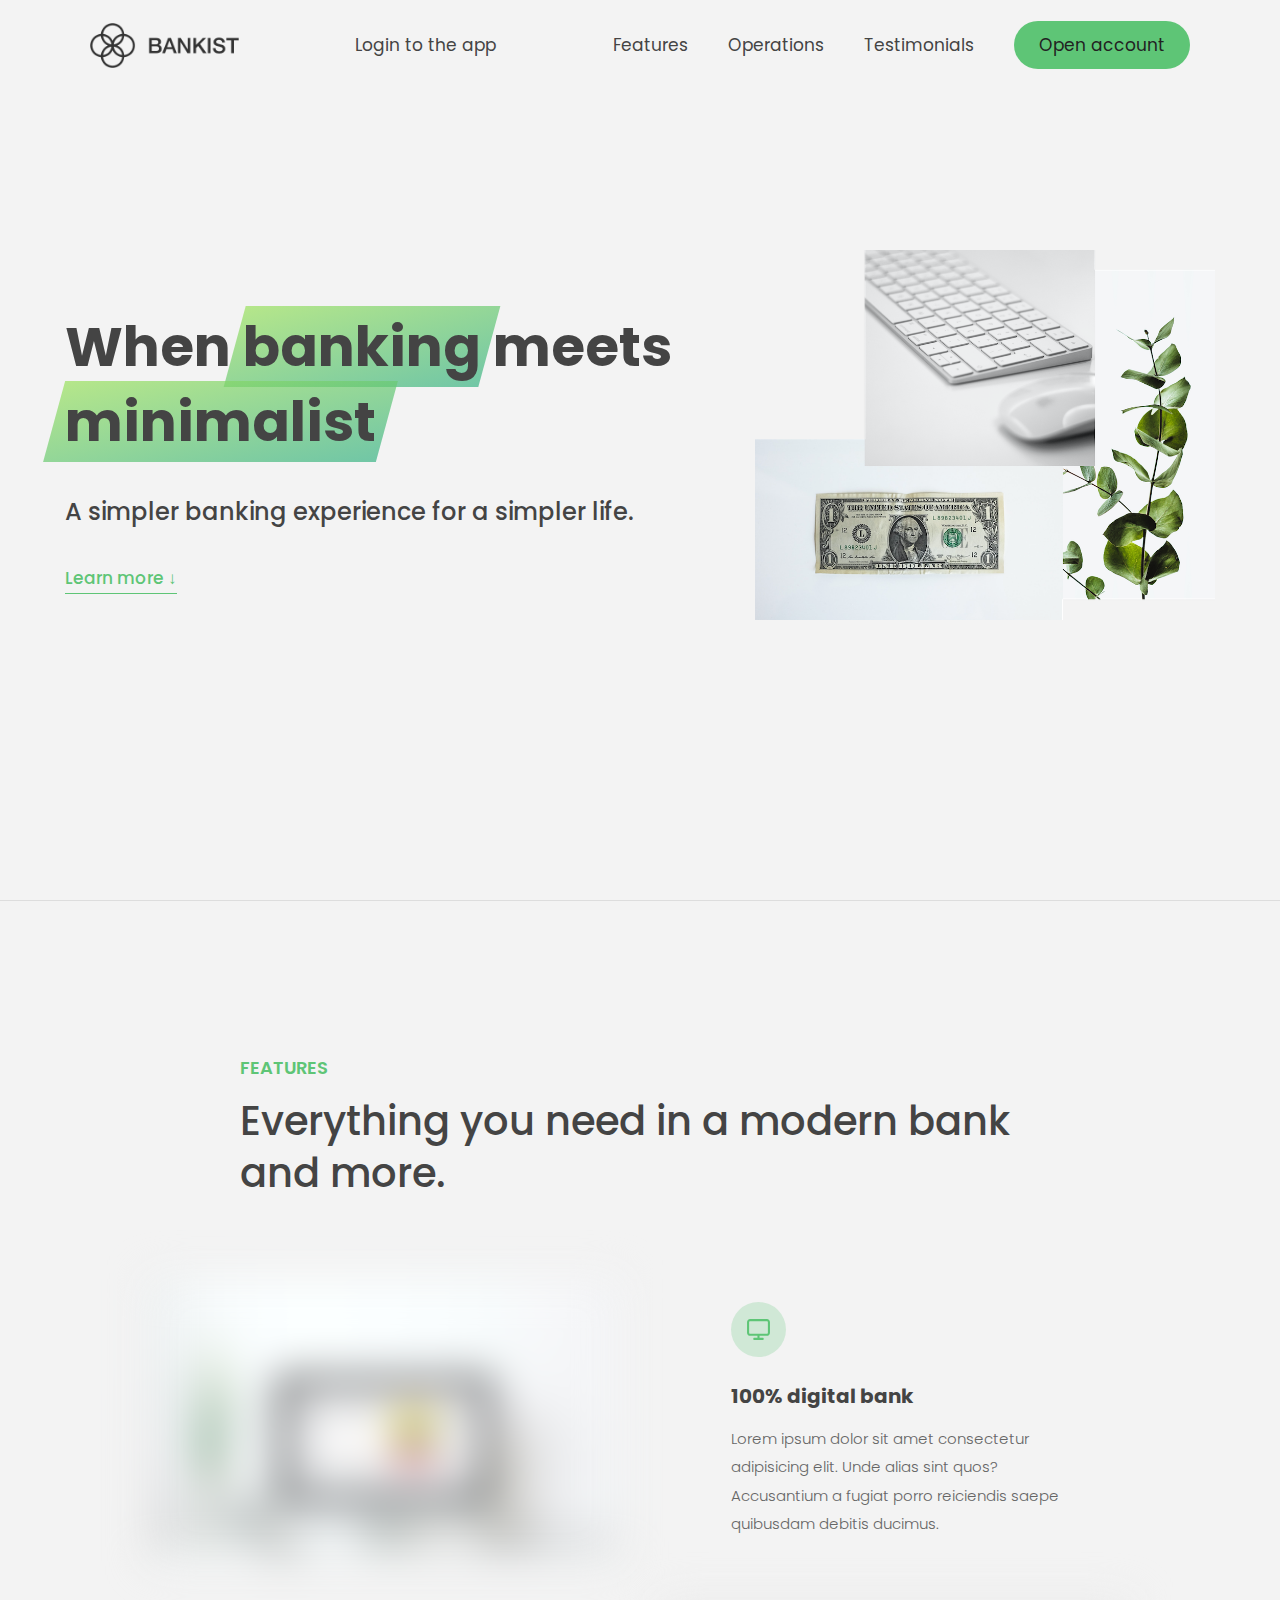
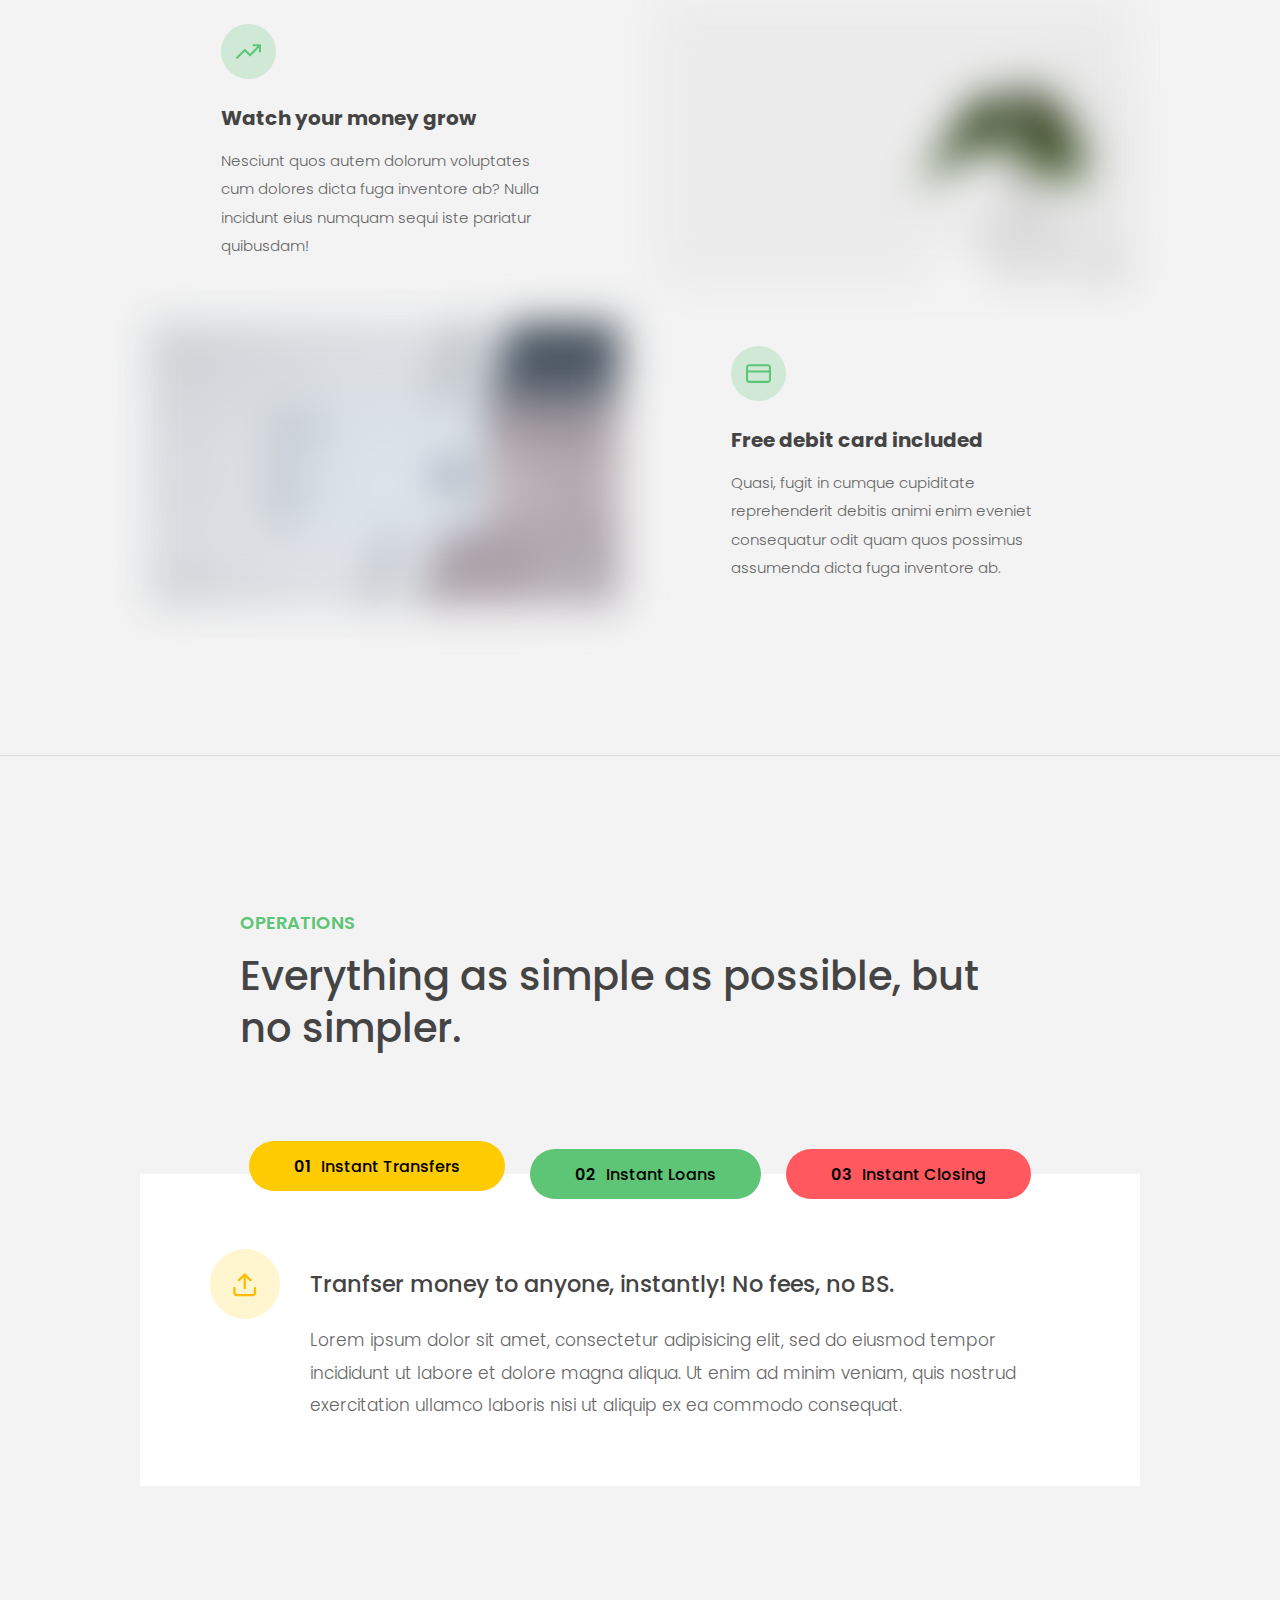
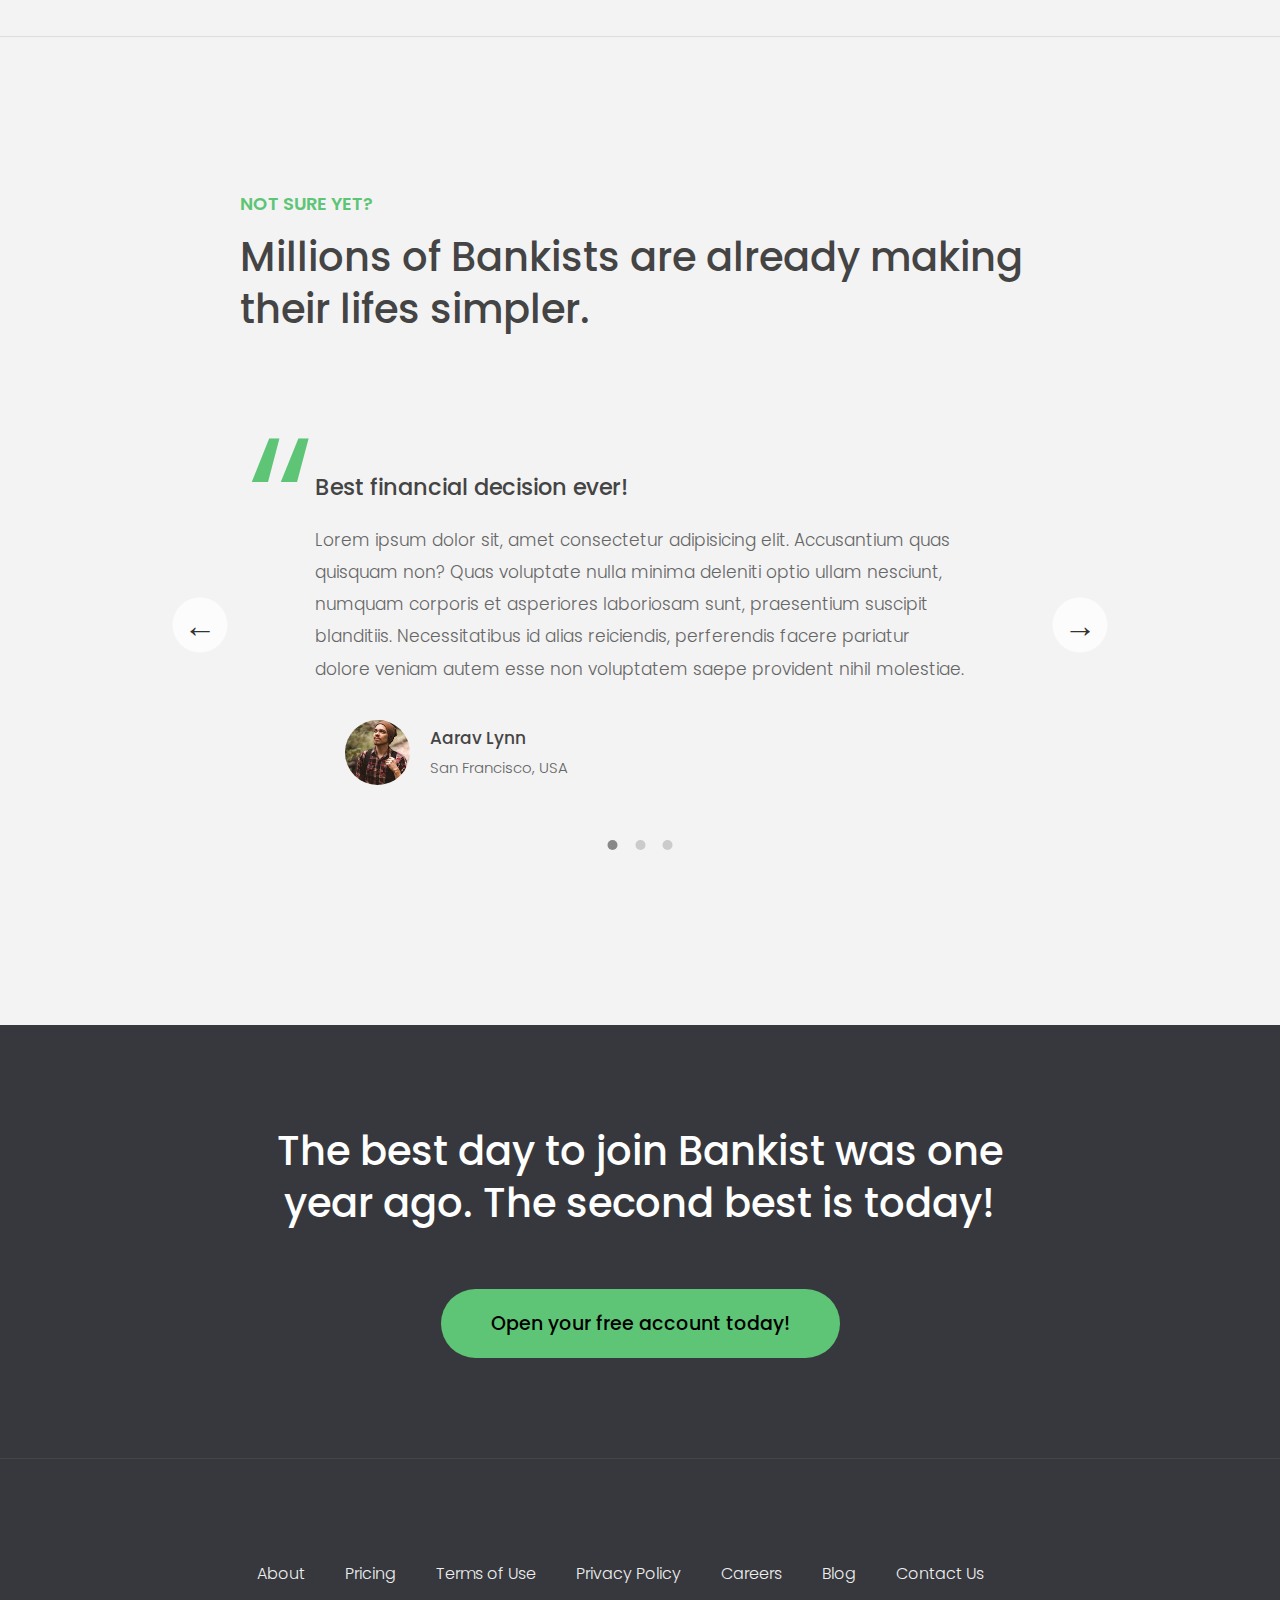
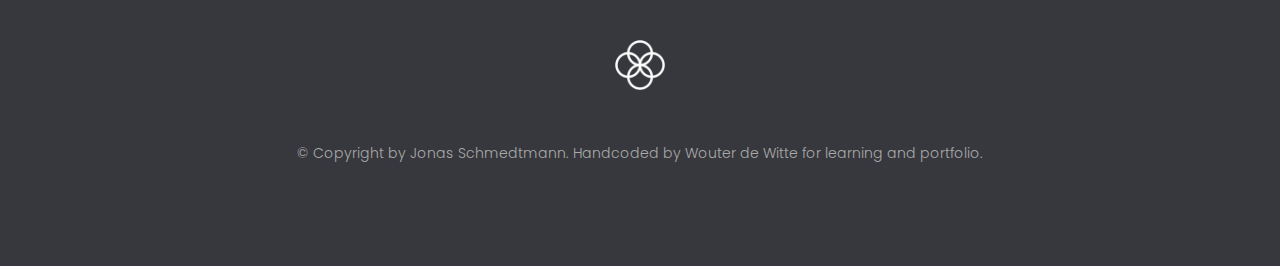
<file: index.html>
<!DOCTYPE html>
<html lang="en">
  <head>
    <meta charset="UTF-8" />
    <meta name="viewport" content="width=device-width, initial-scale=1.0" />
    <meta http-equiv="X-UA-Compatible" content="ie=edge" />
    <link rel="shortcut icon" type="image/png" href="img/icon.png" />

    <link
      href="https://fonts.googleapis.com/css?family=Poppins:300,400,500,600&display=swap"
      rel="stylesheet"
    />
    <link rel="stylesheet" href="style.css" />
    <title>Bankist | When Banking meets Minimalist</title>
    <script defer src="script.js"></script>
  </head>
  <body>
    <header class="header">
      <nav class="nav">
        <img
          src="img/logo.png"
          alt="Bankist logo"
          class="nav__logo"
          id="logo"
          designer="WdW"
          data-version-number="3"
        />
        <ul class="login__link">
          <li class="nav__item">
            <a
              class="nav__link"
              target="_blank"
              href="app/index.html"
              >Login to the app</a
            >
          </li>
        </ul>
        <ul class="nav__links">
          <li class="nav__item">
            <a class="nav__link" href="#section--1">Features</a>
          </li>
          <li class="nav__item">
            <a class="nav__link" href="#section--2">Operations</a>
          </li>
          <li class="nav__item">
            <a class="nav__link" href="#section--3">Testimonials</a>
          </li>
          <li class="nav__item">
            <a class="nav__link nav__link--btn btn--show-modal" href="#"
              >Open account</a
            >
          </li>
        </ul>
      </nav>

      <div class="header__title">
        <h1>
          When
          <!-- Green highlight effect -->
          <span class="highlight">banking</span>
          meets<br />
          <span class="highlight">minimalist</span>
        </h1>
        <h4>A simpler banking experience for a simpler life.</h4>
        <button class="btn--text btn--scroll-to">Learn more &DownArrow;</button>
        <img
          src="img/hero.png"
          class="header__img"
          alt="Minimalist bank items"
        />
      </div>
    </header>

    <section class="section" id="section--1">
      <div class="section__title">
        <h2 class="section__description">Features</h2>
        <h3 class="section__header">
          Everything you need in a modern bank and more.
        </h3>
      </div>

      <div class="features">
        <img
          src="img/digital-lazy.jpg"
          data-src="img/digital.jpg"
          alt="Computer"
          class="features__img lazy-img"
        />
        <div class="features__feature">
          <div class="features__icon">
            <svg>
              <use xlink:href="img/icons.svg#icon-monitor"></use>
            </svg>
          </div>
          <h5 class="features__header">100% digital bank</h5>
          <p>
            Lorem ipsum dolor sit amet consectetur adipisicing elit. Unde alias
            sint quos? Accusantium a fugiat porro reiciendis saepe quibusdam
            debitis ducimus.
          </p>
        </div>

        <div class="features__feature">
          <div class="features__icon">
            <svg>
              <use xlink:href="img/icons.svg#icon-trending-up"></use>
            </svg>
          </div>
          <h5 class="features__header">Watch your money grow</h5>
          <p>
            Nesciunt quos autem dolorum voluptates cum dolores dicta fuga
            inventore ab? Nulla incidunt eius numquam sequi iste pariatur
            quibusdam!
          </p>
        </div>
        <img
          src="img/grow-lazy.jpg"
          data-src="img/grow.jpg"
          alt="Plant"
          class="features__img lazy-img"
        />

        <img
          src="img/card-lazy.jpg"
          data-src="img/card.jpg"
          alt="Credit card"
          class="features__img lazy-img"
        />
        <div class="features__feature">
          <div class="features__icon">
            <svg>
              <use xlink:href="img/icons.svg#icon-credit-card"></use>
            </svg>
          </div>
          <h5 class="features__header">Free debit card included</h5>
          <p>
            Quasi, fugit in cumque cupiditate reprehenderit debitis animi enim
            eveniet consequatur odit quam quos possimus assumenda dicta fuga
            inventore ab.
          </p>
        </div>
      </div>
    </section>

    <section class="section" id="section--2">
      <div class="section__title">
        <h2 class="section__description">Operations</h2>
        <h3 class="section__header">
          Everything as simple as possible, but no simpler.
        </h3>
      </div>

      <div class="operations">
        <div class="operations__tab-container">
          <button
            class="btn operations__tab operations__tab--1 operations__tab--active"
            data-tab="1"
          >
            <span>01</span>Instant Transfers
          </button>
          <button class="btn operations__tab operations__tab--2" data-tab="2">
            <span>02</span>Instant Loans
          </button>
          <button class="btn operations__tab operations__tab--3" data-tab="3">
            <span>03</span>Instant Closing
          </button>
        </div>
        <div
          class="operations__content operations__content--1 operations__content--active"
        >
          <div class="operations__icon operations__icon--1">
            <svg>
              <use xlink:href="img/icons.svg#icon-upload"></use>
            </svg>
          </div>
          <h5 class="operations__header">
            Tranfser money to anyone, instantly! No fees, no BS.
          </h5>
          <p>
            Lorem ipsum dolor sit amet, consectetur adipisicing elit, sed do
            eiusmod tempor incididunt ut labore et dolore magna aliqua. Ut enim
            ad minim veniam, quis nostrud exercitation ullamco laboris nisi ut
            aliquip ex ea commodo consequat.
          </p>
        </div>

        <div class="operations__content operations__content--2">
          <div class="operations__icon operations__icon--2">
            <svg>
              <use xlink:href="img/icons.svg#icon-home"></use>
            </svg>
          </div>
          <h5 class="operations__header">
            Buy a home or make your dreams come true, with instant loans.
          </h5>
          <p>
            Duis aute irure dolor in reprehenderit in voluptate velit esse
            cillum dolore eu fugiat nulla pariatur. Excepteur sint occaecat
            cupidatat non proident, sunt in culpa qui officia deserunt mollit
            anim id est laborum.
          </p>
        </div>
        <div class="operations__content operations__content--3">
          <div class="operations__icon operations__icon--3">
            <svg>
              <use xlink:href="img/icons.svg#icon-user-x"></use>
            </svg>
          </div>
          <h5 class="operations__header">
            No longer need your account? No problem! Close it instantly.
          </h5>
          <p>
            Excepteur sint occaecat cupidatat non proident, sunt in culpa qui
            officia deserunt mollit anim id est laborum. Ut enim ad minim
            veniam, quis nostrud exercitation ullamco laboris nisi ut aliquip ex
            ea commodo consequat.
          </p>
        </div>
      </div>
    </section>

    <section class="section" id="section--3">
      <div class="section__title section__title--testimonials">
        <h2 class="section__description">Not sure yet?</h2>
        <h3 class="section__header">
          Millions of Bankists are already making their lifes simpler.
        </h3>
      </div>

      <div class="slider">
        <div class="slide slide--1">
          <div class="testimonial">
            <h5 class="testimonial__header">Best financial decision ever!</h5>
            <blockquote class="testimonial__text">
              Lorem ipsum dolor sit, amet consectetur adipisicing elit.
              Accusantium quas quisquam non? Quas voluptate nulla minima
              deleniti optio ullam nesciunt, numquam corporis et asperiores
              laboriosam sunt, praesentium suscipit blanditiis. Necessitatibus
              id alias reiciendis, perferendis facere pariatur dolore veniam
              autem esse non voluptatem saepe provident nihil molestiae.
            </blockquote>
            <address class="testimonial__author">
              <img src="img/user-1.jpg" alt="" class="testimonial__photo" />
              <h6 class="testimonial__name">Aarav Lynn</h6>
              <p class="testimonial__location">San Francisco, USA</p>
            </address>
          </div>
        </div>

        <div class="slide slide--2">
          <div class="testimonial">
            <h5 class="testimonial__header">
              The last step to becoming a complete minimalist
            </h5>
            <blockquote class="testimonial__text">
              Quisquam itaque deserunt ullam, quia ea repellendus provident,
              ducimus neque ipsam modi voluptatibus doloremque, corrupti
              laborum. Incidunt numquam perferendis veritatis neque repellendus.
              Lorem, ipsum dolor sit amet consectetur adipisicing elit. Illo
              deserunt exercitationem deleniti.
            </blockquote>
            <address class="testimonial__author">
              <img src="img/user-2.jpg" alt="" class="testimonial__photo" />
              <h6 class="testimonial__name">Miyah Miles</h6>
              <p class="testimonial__location">London, UK</p>
            </address>
          </div>
        </div>

        <div class="slide slide--3">
          <div class="testimonial">
            <h5 class="testimonial__header">
              Finally free from old-school banks
            </h5>
            <blockquote class="testimonial__text">
              Debitis, nihil sit minus suscipit magni aperiam vel tenetur
              incidunt commodi architecto numquam omnis nulla autem,
              necessitatibus blanditiis modi similique quidem. Odio aliquam
              culpa dicta beatae quod maiores ipsa minus consequatur error sunt,
              deleniti saepe aliquid quos inventore sequi. Necessitatibus id
              alias reiciendis, perferendis facere.
            </blockquote>
            <address class="testimonial__author">
              <img src="img/user-3.jpg" alt="" class="testimonial__photo" />
              <h6 class="testimonial__name">Francisco Gomes</h6>
              <p class="testimonial__location">Lisbon, Portugal</p>
            </address>
          </div>
        </div>

        <button class="slider__btn slider__btn--left">&larr;</button>
        <button class="slider__btn slider__btn--right">&rarr;</button>
        <div class="dots"></div>
      </div>
    </section>

    <section class="section section--sign-up">
      <div class="section__title">
        <h3 class="section__header">
          The best day to join Bankist was one year ago. The second best is
          today!
        </h3>
      </div>
      <button class="btn btn--show-modal">Open your free account today!</button>
    </section>

    <footer class="footer">
      <ul class="footer__nav">
        <li class="footer__item">
          <a class="footer__link" href="#">About</a>
        </li>
        <li class="footer__item">
          <a class="footer__link" href="#">Pricing</a>
        </li>
        <li class="footer__item">
          <a class="footer__link" href="#">Terms of Use</a>
        </li>
        <li class="footer__item">
          <a class="footer__link" href="#">Privacy Policy</a>
        </li>
        <li class="footer__item">
          <a class="footer__link" href="#">Careers</a>
        </li>
        <li class="footer__item">
          <a class="footer__link" href="#">Blog</a>
        </li>
        <li class="footer__item">
          <a class="footer__link" href="#">Contact Us</a>
        </li>
      </ul>
      <img src="img/icon.png" alt="Logo" class="footer__logo" />
      <p class="footer__copyright">
        &copy; Copyright by Jonas Schmedtmann. Handcoded by Wouter de Witte for
        learning and portfolio.
      </p>
    </footer>

    <div class="modal hidden">
      <button class="btn--close-modal">&times;</button>
      <h2 class="modal__header">
        Open your bank account <br />
        in just <span class="highlight">5 minutes</span>
      </h2>
      <form class="modal__form">
        <label>First Name</label>
        <input type="text" />
        <label>Last Name</label>
        <input type="text" />
        <label>Email Address</label>
        <input type="email" />
        <button class="btn">Next step &rarr;</button>
      </form>
    </div>
    <div class="overlay hidden"></div>
  </body>
</html>
</file>
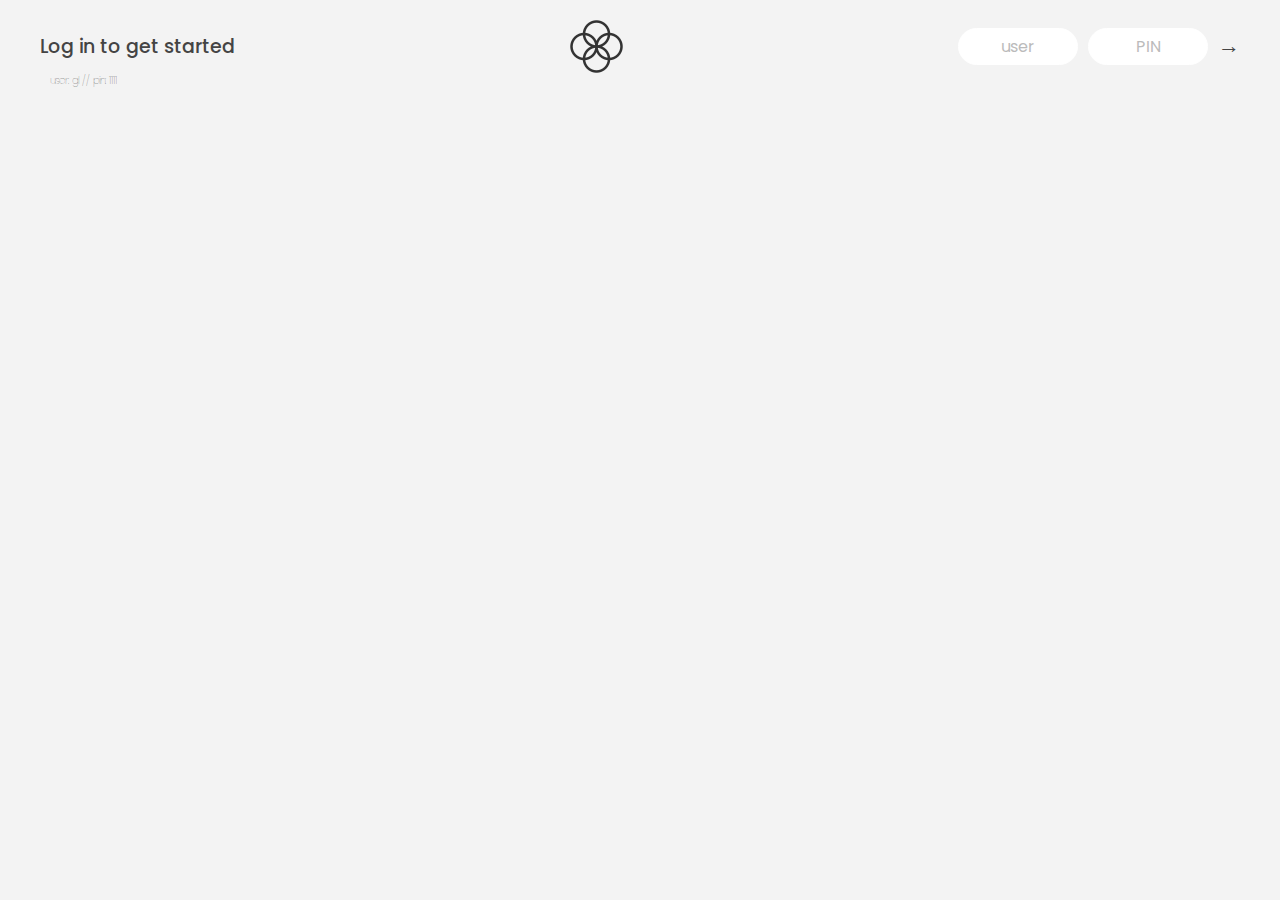
<file: app/index.html>
<!DOCTYPE html>
<html lang="en">
  <head>
    <meta charset="UTF-8" />
    <meta name="viewport" content="width=device-width, initial-scale=1.0" />
    <meta http-equiv="X-UA-Compatible" content="ie=edge" />
    <link rel="shortcut icon" type="image/png" href="/icon.png" />

    <link
      href="https://fonts.googleapis.com/css?family=Poppins:400,500,600&display=swap"
      rel="stylesheet"
    />

    <link rel="stylesheet" href="style.css" />
    <title>Bankist</title>
  </head>
  <body>
    <!-- TOP NAVIGATION -->
    <nav>
      <p class="welcome">Log in to get started</p>

      <img src="logo.png" alt="Logo" class="logo" />
      <form class="login">
        <input
          type="text"
          placeholder="user"
          class="login__input login__input--user"
        />
        <!-- In practice, use type="password" -->
        <input
          type="text"
          placeholder="PIN"
          maxlength="4"
          class="login__input login__input--pin"
        />
        <button class="login__btn">&rarr;</button>
      </form>
    </nav>
    <p class="login__guest">user: gl // pin: 1111</p>

    <main class="app">
      <!-- BALANCE -->
      <div class="balance">
        <div>
          <p class="balance__label">Current balance</p>
          <p class="balance__date">
            As of <span class="date">05/03/2037</span>
          </p>
        </div>
        <p class="balance__value">0000€</p>
      </div>

      <!-- MOVEMENTS -->
      <div class="movements">
        <div class="movements__row">
          <div class="movements__type movements__type--deposit">2 deposit</div>
          <div class="movements__date">3 days ago</div>
          <div class="movements__value">4 000€</div>
        </div>
        <div class="movements__row">
          <div class="movements__type movements__type--withdrawal">
            1 withdrawal
          </div>
          <div class="movements__date">24/01/2037</div>
          <div class="movements__value">-378€</div>
        </div>
      </div>

      <!-- SUMMARY -->
      <div class="summary">
        <p class="summary__label">In</p>
        <p class="summary__value summary__value--in">0000€</p>
        <p class="summary__label">Out</p>
        <p class="summary__value summary__value--out">0000€</p>
        <p class="summary__label">Interest</p>
        <p class="summary__value summary__value--interest">0000€</p>
        <button class="btn--sort">&downarrow; SORT</button>
      </div>

      <!-- OPERATION: TRANSFERS -->
      <div class="operation operation--transfer">
        <h2>Transfer money</h2>
        <p>(please use "jd" to make a transfer)</p>
        <form class="form form--transfer">
          <input type="text" class="form__input form__input--to" />
          <input type="number" class="form__input form__input--amount" />
          <button class="form__btn form__btn--transfer">&rarr;</button>
          <label class="form__label">Transfer to</label>
          <label class="form__label">Amount</label>
        </form>
      </div>

      <!-- OPERATION: LOAN -->
      <div class="operation operation--loan">
        <h2>Request loan</h2>
        <form class="form form--loan">
          <input type="number" class="form__input form__input--loan-amount" />
          <button class="form__btn form__btn--loan">&rarr;</button>
          <label class="form__label form__label--loan">Amount</label>
        </form>
      </div>

      <!-- OPERATION: CLOSE -->
      <div class="operation operation--close">
        <h2>Close account</h2>
        <form class="form form--close">
          <input type="text" class="form__input form__input--user" />
          <input
            type="password"
            maxlength="6"
            class="form__input form__input--pin"
          />
          <button class="form__btn form__btn--close">&rarr;</button>
          <label class="form__label">Confirm user</label>
          <label class="form__label">Confirm PIN</label>
        </form>
      </div>

      <!-- LOGOUT TIMER -->
      <p class="logout-timer">
        You will be logged out in <span class="timer">05:00</span>
      </p>
    </main>

    <!-- <footer>
      &copy; by Jonas Schmedtmann. Don't claim as your own :)
    </footer> -->

    <script src="script.js"></script>
  </body>
</html>
</file>
<file: style.css>
:root {
  --color-primary: #5ec576;
  --color-secondary: #ffcb03;
  --color-tertiary: #ff585f;
  --color-primary-darker: #4bbb7d;
  --color-secondary-darker: #ffbb00;
  --color-tertiary-darker: #fd424b;
  --color-primary-opacity: #5ec5763a;
  --color-secondary-opacity: #ffcd0331;
  --color-tertiary-opacity: #ff58602d;
  --gradient-primary: linear-gradient(to top left, #39b385, #9be15d);
  --gradient-secondary: linear-gradient(to top left, #ffb003, #ffcb03);
}

* {
  margin: 0;
  padding: 0;
  box-sizing: inherit;
}

html {
  font-size: 62.5%;
  box-sizing: border-box;
}

body {
  font-family: 'Poppins', sans-serif;
  font-weight: 300;
  color: #444;
  line-height: 1.9;
  background-color: #f3f3f3;
}

/* GENERAL ELEMENTS */
.section {
  padding: 15rem 3rem;
  border-top: 1px solid #ddd;

  transition: transform 1s, opacity 1s;
}

.section--hidden {
  opacity: 0;
  transform: translateY(8rem);
}

.section__title {
  max-width: 80rem;
  margin: 0 auto 8rem auto;
}

.section__description {
  font-size: 1.8rem;
  font-weight: 600;
  text-transform: uppercase;
  color: var(--color-primary);
  margin-bottom: 1rem;
}

.section__header {
  font-size: 4rem;
  line-height: 1.3;
  font-weight: 500;
}

.btn {
  display: inline-block;
  background-color: var(--color-primary);
  font-size: 1.6rem;
  font-family: inherit;
  font-weight: 500;
  border: none;
  padding: 1.25rem 4.5rem;
  border-radius: 10rem;
  cursor: pointer;
  transition: all 0.3s;
}

.btn:hover {
  background-color: var(--color-primary-darker);
}

.btn--text {
  display: inline-block;
  background: none;
  font-size: 1.7rem;
  font-family: inherit;
  font-weight: 500;
  color: var(--color-primary);
  border: none;
  border-bottom: 1px solid currentColor;
  padding-bottom: 2px;
  cursor: pointer;
  transition: all 0.3s;
}

p {
  color: #666;
}

/* This is BAD for accessibility! Don't do in the real world! */
button:focus {
  outline: none;
}

img {
  transition: filter 0.5s;
}

.lazy-img {
  filter: blur(20px);
}

/* NAVIGATION */
.nav {
  display: flex;
  justify-content: space-between;
  align-items: center;
  height: 9rem;
  width: 100%;
  padding: 0 6rem;
  z-index: 100;
}

/* nav and stickly class at the same time */
.nav.sticky {
  position: fixed;
  background-color: rgba(255, 255, 255, 0.95);
}

.nav__logo {
  height: 4.5rem;
  transition: all 0.3s;
}

.login__link {
  list-style: none;
}

.nav__links {
  display: flex;
  align-items: center;
  list-style: none;
}

.nav__item {
  margin-left: 4rem;
}

.nav__link:link,
.nav__link:visited {
  font-size: 1.7rem;
  font-weight: 400;
  color: inherit;
  text-decoration: none;
  display: block;
  transition: all 0.3s;
}

.nav__link--btn:link,
.nav__link--btn:visited {
  padding: 0.8rem 2.5rem;
  border-radius: 3rem;
  background-color: var(--color-primary);
  color: #222;
}

.nav__link--btn:hover,
.nav__link--btn:active {
  color: inherit;
  background-color: var(--color-primary-darker);
  color: #333;
}

.nav__link--btn-login:link,
.nav__link--btn-login:visited {
  padding: 0.8rem 2.5rem;
  border-radius: 3rem;
  color: #222;
}

.nav__link--btn-login:hover,
.nav__link--btn-login:active {
  color: inherit;
  color: #333;
}

/* HEADER */
.header {
  padding: 0 3rem;
  height: 100vh;
  display: flex;
  flex-direction: column;
  align-items: center;
}

.header__title {
  flex: 1;

  max-width: 115rem;
  display: grid;
  grid-template-columns: 3fr 2fr;
  row-gap: 3rem;
  align-content: center;
  justify-content: center;

  align-items: start;
  justify-items: start;
}

h1 {
  font-size: 5.5rem;
  line-height: 1.35;
}

h4 {
  font-size: 2.4rem;
  font-weight: 500;
}

.header__img {
  width: 100%;
  grid-column: 2 / 3;
  grid-row: 1 / span 4;
  transform: translateY(-6rem);
}

.highlight {
  position: relative;
}

.highlight::after {
  display: block;
  content: '';
  position: absolute;
  bottom: 0;
  left: 0;
  height: 100%;
  width: 100%;
  z-index: -1;
  opacity: 0.7;
  transform: scale(1.07, 1.05) skewX(-15deg);
  background-image: var(--gradient-primary);
}

/* FEATURES */
.features {
  display: grid;
  grid-template-columns: 1fr 1fr;
  gap: 4rem;
  margin: 0 12rem;
}

.features__img {
  width: 100%;
}

.features__feature {
  align-self: center;
  justify-self: center;
  width: 70%;
  font-size: 1.5rem;
}

.features__icon {
  display: flex;
  align-items: center;
  justify-content: center;
  background-color: var(--color-primary-opacity);
  height: 5.5rem;
  width: 5.5rem;
  border-radius: 50%;
  margin-bottom: 2rem;
}

.features__icon svg {
  height: 2.5rem;
  width: 2.5rem;
  fill: var(--color-primary);
}

.features__header {
  font-size: 2rem;
  margin-bottom: 1rem;
}

/* OPERATIONS */
.operations {
  max-width: 100rem;
  margin: 12rem auto 0 auto;

  background-color: #fff;
}

.operations__tab-container {
  display: flex;
  justify-content: center;
}

.operations__tab {
  margin-right: 2.5rem;
  transform: translateY(-50%);
}

.operations__tab span {
  margin-right: 1rem;
  font-weight: 600;
  display: inline-block;
}

.operations__tab--1 {
  background-color: var(--color-secondary);
}

.operations__tab--1:hover {
  background-color: var(--color-secondary-darker);
}

.operations__tab--3 {
  background-color: var(--color-tertiary);
  margin: 0;
}

.operations__tab--3:hover {
  background-color: var(--color-tertiary-darker);
}

.operations__tab--active {
  transform: translateY(-66%);
}

.operations__content {
  display: none;

  /* JUST PRESENTATIONAL */
  font-size: 1.7rem;
  padding: 2.5rem 7rem 6.5rem 7rem;
}

.operations__content--active {
  display: grid;
  grid-template-columns: 7rem 1fr;
  column-gap: 3rem;
  row-gap: 0.5rem;
}

.operations__header {
  font-size: 2.25rem;
  font-weight: 500;
  align-self: center;
}

.operations__icon {
  display: flex;
  align-items: center;
  justify-content: center;
  height: 7rem;
  width: 7rem;
  border-radius: 50%;
}

.operations__icon svg {
  height: 2.75rem;
  width: 2.75rem;
}

.operations__content p {
  grid-column: 2;
}

.operations__icon--1 {
  background-color: var(--color-secondary-opacity);
}
.operations__icon--2 {
  background-color: var(--color-primary-opacity);
}
.operations__icon--3 {
  background-color: var(--color-tertiary-opacity);
}
.operations__icon--1 svg {
  fill: var(--color-secondary-darker);
}
.operations__icon--2 svg {
  fill: var(--color-primary);
}
.operations__icon--3 svg {
  fill: var(--color-tertiary);
}

/* SLIDER */
.slider {
  max-width: 100rem;
  height: 50rem;
  margin: 0 auto;
  position: relative;

  /* IN THE END */
  overflow: hidden;
}

.slide {
  position: absolute;
  top: 0;
  width: 100%;
  height: 50rem;

  display: flex;
  align-items: center;
  justify-content: center;

  /* THIS creates the animation! */
  transition: transform 1s;
}

.slide > img {
  /* Only for images that have different size than slide */
  width: 100%;
  height: 100%;
  object-fit: cover;
}

.slider__btn {
  position: absolute;
  top: 50%;
  z-index: 10;

  border: none;
  background: rgba(255, 255, 255, 0.7);
  font-family: inherit;
  color: #333;
  border-radius: 50%;
  height: 5.5rem;
  width: 5.5rem;
  font-size: 3.25rem;
  cursor: pointer;
}

.slider__btn--left {
  left: 6%;
  transform: translate(-50%, -50%);
}

.slider__btn--right {
  right: 6%;
  transform: translate(50%, -50%);
}

.dots {
  position: absolute;
  bottom: 5%;
  left: 50%;
  transform: translateX(-50%);
  display: flex;
}

.dots__dot {
  border: none;
  background-color: #b9b9b9;
  opacity: 0.7;
  height: 1rem;
  width: 1rem;
  border-radius: 50%;
  margin-right: 1.75rem;
  cursor: pointer;
  transition: all 0.5s;

  /* Only necessary when overlying images */
  /* box-shadow: 0 0.6rem 1.5rem rgba(0, 0, 0, 0.7); */
}

.dots__dot:last-child {
  margin: 0;
}

.dots__dot--active {
  /* background-color: #fff; */
  background-color: #888;
  opacity: 1;
}

/* TESTIMONIALS */
.testimonial {
  width: 65%;
  position: relative;
}

.testimonial::before {
  content: '\201C';
  position: absolute;
  top: -5.7rem;
  left: -6.8rem;
  line-height: 1;
  font-size: 20rem;
  font-family: inherit;
  color: var(--color-primary);
  z-index: -1;
}

.testimonial__header {
  font-size: 2.25rem;
  font-weight: 500;
  margin-bottom: 1.5rem;
}

.testimonial__text {
  font-size: 1.7rem;
  margin-bottom: 3.5rem;
  color: #666;
}

.testimonial__author {
  margin-left: 3rem;
  font-style: normal;

  display: grid;
  grid-template-columns: 6.5rem 1fr;
  column-gap: 2rem;
}

.testimonial__photo {
  grid-row: 1 / span 2;
  width: 6.5rem;
  border-radius: 50%;
}

.testimonial__name {
  font-size: 1.7rem;
  font-weight: 500;
  align-self: end;
  margin: 0;
}

.testimonial__location {
  font-size: 1.5rem;
}

.section__title--testimonials {
  margin-bottom: 4rem;
}

/* SIGNUP */
.section--sign-up {
  background-color: #37383d;
  border-top: none;
  border-bottom: 1px solid #444;
  text-align: center;
  padding: 10rem 3rem;
}

.section--sign-up .section__header {
  color: #fff;
  text-align: center;
}

.section--sign-up .section__title {
  margin-bottom: 6rem;
}

.section--sign-up .btn {
  font-size: 1.9rem;
  padding: 2rem 5rem;
}

/* FOOTER */
.footer {
  padding: 10rem 3rem;
  background-color: #37383d;
}

.footer__nav {
  list-style: none;
  display: flex;
  justify-content: center;
  margin-bottom: 5rem;
}

.footer__item {
  margin-right: 4rem;
}

.footer__link {
  font-size: 1.6rem;
  color: #eee;
  text-decoration: none;
}

.footer__logo {
  height: 5rem;
  display: block;
  margin: 0 auto;
  margin-bottom: 5rem;
}

.footer__copyright {
  font-size: 1.4rem;
  color: #aaa;
  text-align: center;
}

.footer__copyright .footer__link {
  font-size: 1.4rem;
}

/* MODAL WINDOW */
.modal {
  position: fixed;
  top: 50%;
  left: 50%;
  transform: translate(-50%, -50%);
  max-width: 60rem;
  background-color: #f3f3f3;
  padding: 5rem 6rem;
  box-shadow: 0 4rem 6rem rgba(0, 0, 0, 0.3);
  z-index: 1000;
  transition: all 0.5s;
}

.overlay {
  position: fixed;
  top: 0;
  left: 0;
  width: 100%;
  height: 100%;
  background-color: rgba(0, 0, 0, 0.5);
  backdrop-filter: blur(4px);
  z-index: 100;
  transition: all 0.5s;
}

.modal__header {
  font-size: 3.25rem;
  margin-bottom: 4.5rem;
  line-height: 1.5;
}

.modal__form {
  margin: 0 3rem;
  display: grid;
  grid-template-columns: 1fr 2fr;
  align-items: center;
  gap: 2.5rem;
}

.modal__form label {
  font-size: 1.7rem;
  font-weight: 500;
}

.modal__form input {
  font-size: 1.7rem;
  padding: 1rem 1.5rem;
  border: 1px solid #ddd;
  border-radius: 0.5rem;
}

.modal__form button {
  grid-column: 1 / span 2;
  justify-self: center;
  margin-top: 1rem;
}

.btn--close-modal {
  font-family: inherit;
  color: inherit;
  position: absolute;
  top: 0.5rem;
  right: 2rem;
  font-size: 4rem;
  cursor: pointer;
  border: none;
  background: none;
}

.hidden {
  visibility: hidden;
  opacity: 0;
}

/* COOKIE MESSAGE */
.cookie-message {
  display: flex;
  align-items: center;
  justify-content: space-evenly;
  width: 100%;
  background-color: white;
  color: #bbb;
  font-size: 1.5rem;
  font-weight: 400;
}
</file>
<file: app/style.css>
* {
  margin: 0;
  padding: 0;
  box-sizing: inherit;
}

html {
  font-size: 62.5%;
  box-sizing: border-box;
}

body {
  font-family: 'Poppins', sans-serif;
  color: #444;
  background-color: #f3f3f3;
  height: 100vh;
  padding: 2rem;
}

nav {
  display: flex;
  justify-content: space-between;
  align-items: center;
  padding: 0 2rem;
}

.welcome {
  font-size: 1.9rem;
  font-weight: 500;
}

.login__guest {
  padding-left: 3rem;
  font-size: 1rem;
  font-weight: 100;
}
.logo {
  height: 5.25rem;
}

.login {
  display: flex;
}

.login__input {
  border: none;
  padding: 0.5rem 2rem;
  font-size: 1.6rem;
  font-family: inherit;
  text-align: center;
  width: 12rem;
  border-radius: 10rem;
  margin-right: 1rem;
  color: inherit;
  border: 1px solid #fff;
  transition: all 0.3s;
}

.login__input:focus {
  outline: none;
  border: 1px solid #ccc;
}

.login__input::placeholder {
  color: #bbb;
}

.login__btn {
  border: none;
  background: none;
  font-size: 2.2rem;
  color: inherit;
  cursor: pointer;
  transition: all 0.3s;
}

.login__btn:hover,
.login__btn:focus,
.btn--sort:hover,
.btn--sort:focus {
  outline: none;
  color: #777;
}

/* MAIN */
.app {
  position: relative;
  max-width: 100rem;
  margin: 4rem auto;
  display: grid;
  grid-template-columns: 4fr 3fr;
  grid-template-rows: auto repeat(3, 15rem) auto;
  gap: 2rem;

  /* NOTE This creates the fade in/out animation */
  opacity: 0;
  transition: all 1s;
}

.balance {
  grid-column: 1 / span 2;
  display: flex;
  align-items: flex-end;
  justify-content: space-between;
  margin-bottom: 2rem;
}

.balance__label {
  font-size: 2.2rem;
  font-weight: 500;
  margin-bottom: -0.2rem;
}

.balance__date {
  font-size: 1.4rem;
  color: #888;
}

.balance__value {
  font-size: 4.5rem;
  font-weight: 400;
}

/* MOVEMENTS */
.movements {
  grid-row: 2 / span 3;
  background-color: #fff;
  border-radius: 1rem;
  overflow: scroll;
}

.movements__row {
  padding: 2.25rem 4rem;
  display: flex;
  align-items: center;
  border-bottom: 1px solid #eee;
}

.movements__type {
  font-size: 1.1rem;
  text-transform: uppercase;
  font-weight: 500;
  color: #fff;
  padding: 0.1rem 1rem;
  border-radius: 10rem;
  margin-right: 2rem;
}

.movements__date {
  font-size: 1.1rem;
  text-transform: uppercase;
  font-weight: 500;
  color: #666;
}

.movements__type--deposit {
  background-image: linear-gradient(to top left, #39b385, #9be15d);
}

.movements__type--withdrawal {
  background-image: linear-gradient(to top left, #e52a5a, #ff585f);
}

.movements__value {
  font-size: 1.7rem;
  margin-left: auto;
}

/* SUMMARY */
.summary {
  grid-row: 5 / 6;
  display: flex;
  align-items: baseline;
  padding: 0 0.3rem;
  margin-top: 1rem;
}

.summary__label {
  font-size: 1.2rem;
  font-weight: 500;
  text-transform: uppercase;
  margin-right: 0.8rem;
}

.summary__value {
  font-size: 2.2rem;
  margin-right: 2.5rem;
}

.summary__value--in,
.summary__value--interest {
  color: #66c873;
}

.summary__value--out {
  color: #f5465d;
}

.btn--sort {
  margin-left: auto;
  border: none;
  background: none;
  font-size: 1.3rem;
  font-weight: 500;
  cursor: pointer;
}

/* OPERATIONS */
.operation {
  border-radius: 1rem;
  padding: 3rem 4rem;
  color: #333;
}

.operation--transfer {
  background-image: linear-gradient(to top left, #ffb003, #ffcb03);
}

.operation--loan {
  background-image: linear-gradient(to top left, #39b385, #9be15d);
}

.operation--close {
  background-image: linear-gradient(to top left, #e52a5a, #ff585f);
}

h2 {
  margin-bottom: 1.5rem;
  font-size: 1.7rem;
  font-weight: 600;
  color: #333;
}

.form {
  display: grid;
  grid-template-columns: 2.5fr 2.5fr 1fr;
  grid-template-rows: auto auto;
  gap: 0.4rem 1rem;
}

/* Exceptions for interst */
.form.form--loan {
  grid-template-columns: 2.5fr 1fr 2.5fr;
}
.form__label--loan {
  grid-row: 2;
}
/* End exceptions */

.form__input {
  width: 100%;
  border: none;
  background-color: rgba(255, 255, 255, 0.4);
  font-family: inherit;
  font-size: 1.5rem;
  text-align: center;
  color: #333;
  padding: 0.3rem 1rem;
  border-radius: 0.7rem;
  transition: all 0.3s;
}

.form__input:focus {
  outline: none;
  background-color: rgba(255, 255, 255, 0.6);
}

.form__label {
  font-size: 1.3rem;
  text-align: center;
}

.form__btn {
  border: none;
  border-radius: 0.7rem;
  font-size: 1.8rem;
  background-color: #fff;
  cursor: pointer;
  transition: all 0.3s;
}

.form__btn:focus {
  outline: none;
  background-color: rgba(255, 255, 255, 0.8);
}

.logout-timer {
  padding: 0 0.3rem;
  margin-top: 1.9rem;
  text-align: right;
  font-size: 1.25rem;
}

.timer {
  font-weight: 600;
}
</file>
